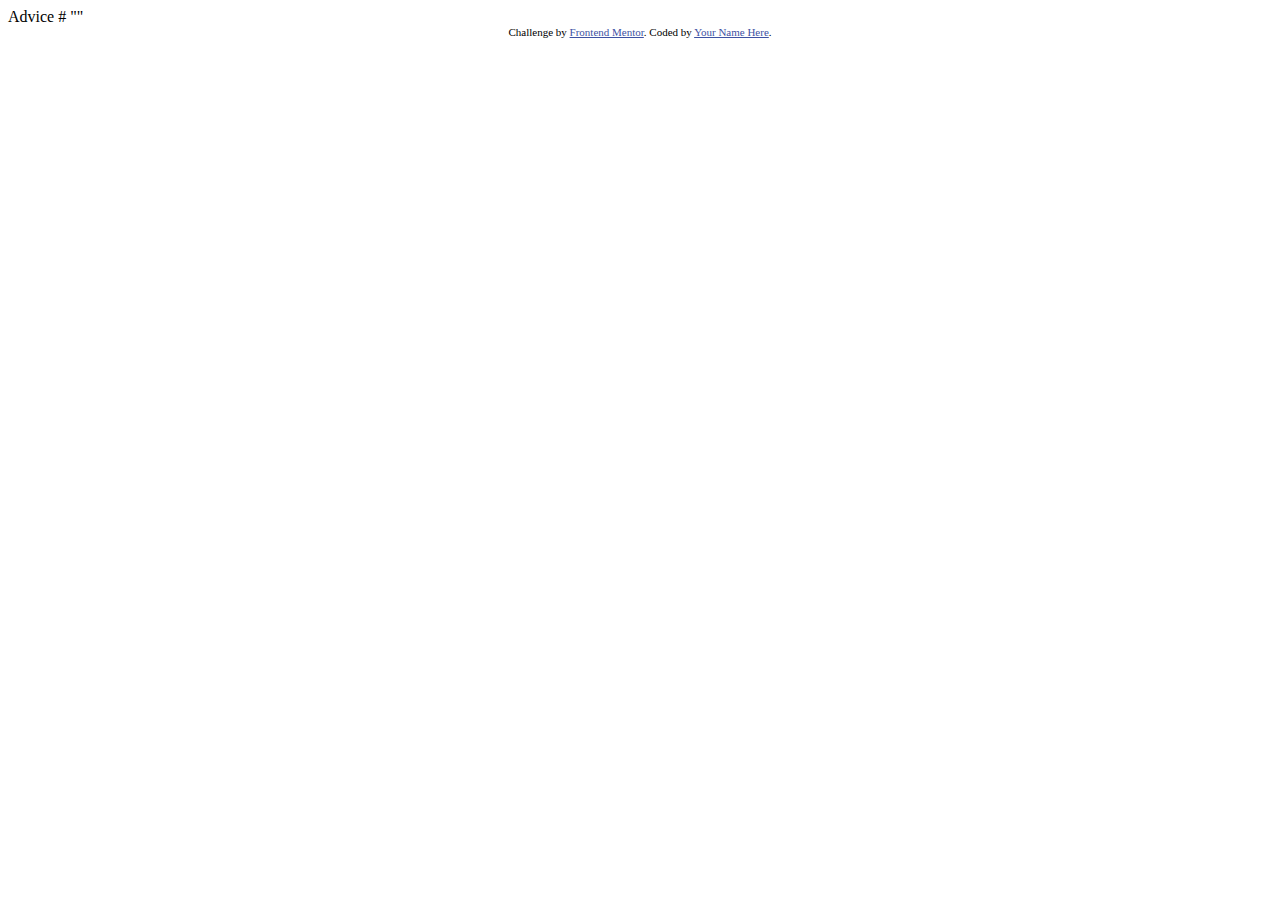
<file: advice-generator-app-main/index.html>
<!DOCTYPE html>
<html lang="en">
<head>
  <meta charset="UTF-8">
  <meta name="viewport" content="width=device-width, initial-scale=1.0"> <!-- displays site properly based on user's device -->

  <link rel="icon" type="image/png" sizes="32x32" href="./images/favicon-32x32.png">
  
  <title>Frontend Mentor | Advice generator app</title>

  <!-- Feel free to remove these styles or customise in your own stylesheet 👍 -->
  <style>
    .attribution { font-size: 11px; text-align: center; }
    .attribution a { color: hsl(228, 45%, 44%); }
  </style>
</head>
<body>

  Advice #<!-- Advice ID goes here -->

  "<!-- Advice text goes here -->"
  
  <div class="attribution">
    Challenge by <a href="https://www.frontendmentor.io?ref=challenge" target="_blank">Frontend Mentor</a>. 
    Coded by <a href="#">Your Name Here</a>.
  </div>
</body>
</html>
</file>
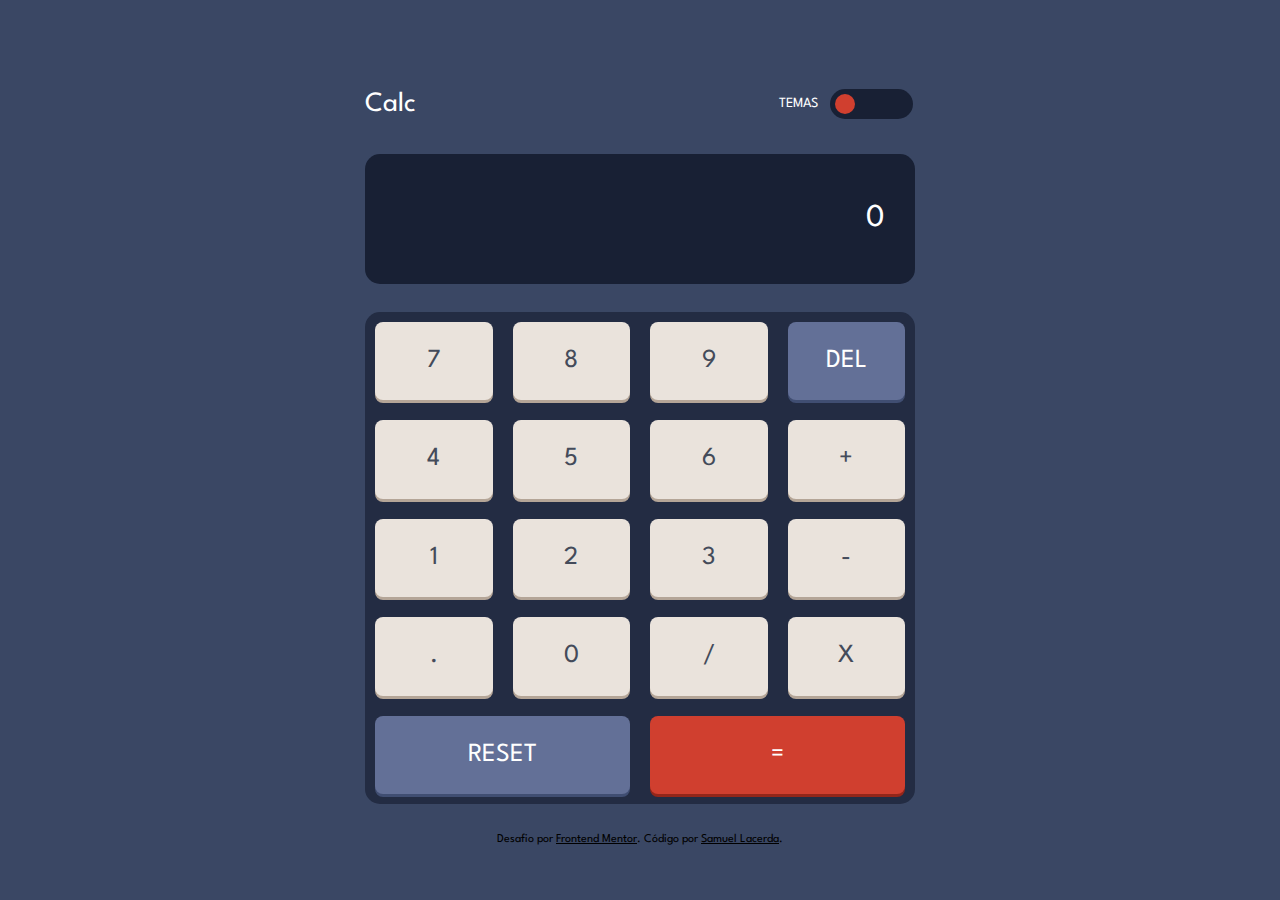
<file: calculator-app-main/index.html>
<!DOCTYPE html>
<html lang="pt-br">
<head>
  <meta charset="UTF-8">
  <meta name="viewport" content="width=device-width, initial-scale=1.0">

  <link rel="icon" type="image/png" sizes="32x32" href="./images/favicon-32x32.png">
  <link rel="stylesheet" href="styles/reset.css">
  <link rel="stylesheet" href="styles/style.css">
  
  <title>Calculadora</title>

</head>
<body>

  <header>
    <h1 class="calc">Calc</h1>

    <section>  

      <div class="temas">
        <h2>TEMAS</h2>
      <!--<p>1</p>
        <p>2</p>
        <p>3</p> -->
        <input type="range" name="tema" id="input-tema" max="2" min="1" value="1">
      </div>

    </section>

  </header>

  <section class="calculadora">

    <section class="calculadora__tela">
      <div class="tela"></div>
    </section>

    <ul class="calculadora__teclas">
      <li class="tecla" value="7">7</li>
      <li class="tecla" value="8">8</li>
      <li class="tecla" value="9">9</li>
      <li class="tecla tecla__del" value="10">DEL</li>
      <li class="tecla" value="4">4</li>
      <li class="tecla" value="5">5</li>
      <li class="tecla" value="6">6</li>
      <li class="tecla" value="11" data-name="soma">+</li>
      <li class="tecla" value="1">1</li>
      <li class="tecla" value="2">2</li>
      <li class="tecla" value="3">3</li>
      <li class="tecla" value="12" data-name="subtrai">-</li>
      <li class="tecla" value="13">.</li>
      <li class="tecla" value="0">0</li>
      <li class="tecla" value="17" data-name="divide">/</li>
      <li class="tecla" value="14" data-name="multiplica">X</li>
      <li class="tecla tecla__reset" value="15">RESET</li>
      <li class="tecla tecla__igual" value="16">=</li>
    </ul>

  </section>
  
  <div class="attribution">
    Desafio por <a href="https://www.frontendmentor.io?ref=challenge" target="_blank">Frontend Mentor</a>. 
    Código por <a href="https://github.com/Samuel-Lacerda" target="_blank">Samuel Lacerda</a>.
  </div>
  <script src="js/script.js"></script>
  <script src="js/mudaTema.js"></script>
</body>
</html>
</file>
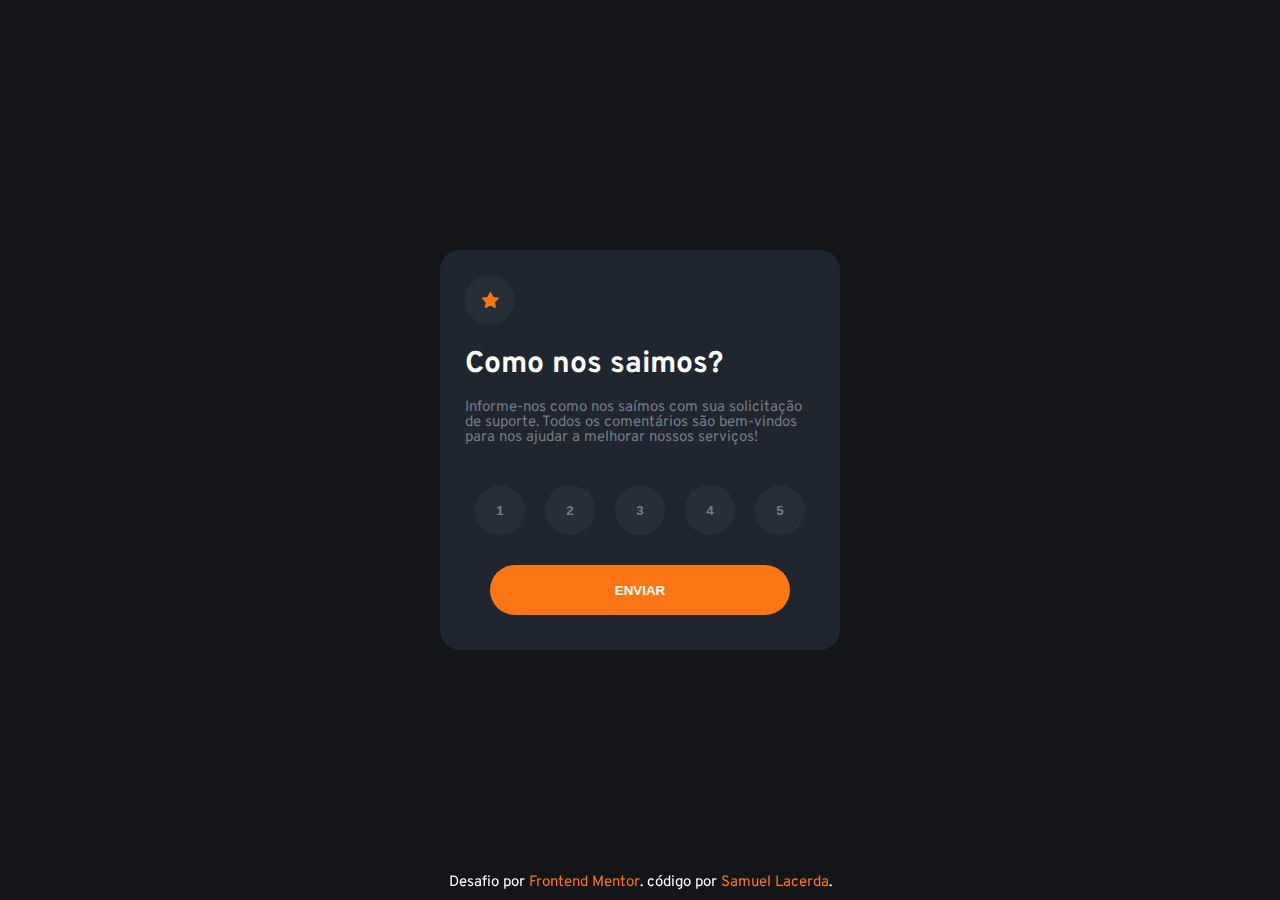
<file: interactive-rating-component-main/index.html>
<!DOCTYPE html>
<html lang="pt-br">
<head>
  <meta charset="UTF-8">
  <meta name="viewport" content="width=device-width, initial-scale=1.0"> 
  <link rel="icon" type="image/png" sizes="32x32" href="./images/favicon-32x32.png">
  
  <title>Frontend Mentor | Componente Interativo de Votação</title>

  <link rel="stylesheet" href="styles/reset.css">
  <link rel="stylesheet" href="styles/styles.css">
</head>
<body>

  <!-- Rating state start -->

  <div class="container">

    <div class="tela-selecao">
      <div class="icon-star"><img src="images/icon-star.svg" alt="Icone estrela"></div>
      <h1>Como nos saimos?</h1>
      <p>Informe-nos como nos saímos com sua solicitação de suporte. Todos os comentários são bem-vindos para nos ajudar a melhorar nossos serviços!</p>
      <ul>
        <li>
          <button onclick="botaoSelecionado(1)">1</button>
        </li>
        <li>
          <button onclick="botaoSelecionado(2)">2</button>
        </li>
        <li>
          <button onclick="botaoSelecionado(3)">3</button>
        </li> 
        <li>
          <button onclick="botaoSelecionado(4)">4</button>
        </li> 
        <li>
          <button onclick="botaoSelecionado(5)">5</button>
        </li>
      </ul>
      <input type="submit" value="Enviar" class="btn" onclick="btnEnviar()">
    </div>
  

  <!-- Rating state end -->

  <!-- Thank you state start -->

  <div class="tela-agradecimento">

    <img src="images/illustration-thank-you.svg" alt="Icone celular">

    <p class="resultado">Você selecionou ‎<span class="num-escolhido"></span>‎ de 5</p>
    
    <h1>Obrigado!</h1>
    
    <p class="agradecimento">Agradecemos por dedicar seu tempo para avaliar. Se precisar de mais suporte, não hesite em entrar em contato!</p>
  </div>

  <!-- Thank you state end -->
  </div>
  
  <footer class="attribution">
    Desafio por <a href="https://www.frontendmentor.io?ref=challenge" target="_blank">Frontend Mentor</a>. 
    código por <a href="https://github.com/Samuel-Lacerda" target="_blank">Samuel Lacerda</a>.
  </footer>

  <script src="script/script.js"></script>
</body>
</html>
</file>
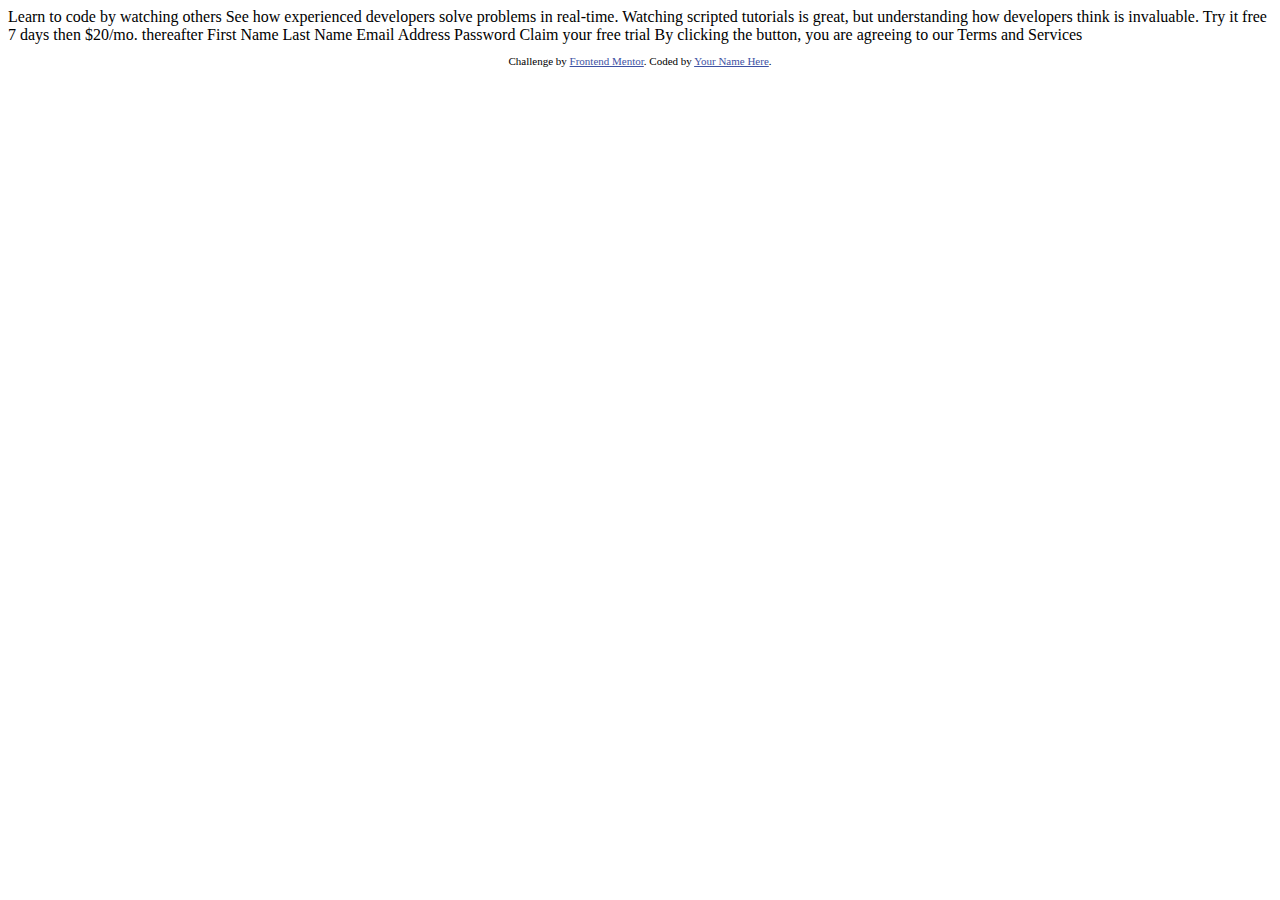
<file: intro-component-with-signup-form-master/index.html>
<!DOCTYPE html>
<html lang="en">
<head>
  <meta charset="UTF-8">
  <meta name="viewport" content="width=device-width, initial-scale=1.0"> <!-- displays site properly based on user's device -->

  <link rel="icon" type="image/png" sizes="32x32" href="./images/favicon-32x32.png">
  
  <title>Frontend Mentor | Intro component with sign up form</title>

  <!-- Feel free to remove these styles or customise in your own stylesheet 👍 -->
  <style>
    .attribution { font-size: 11px; text-align: center; }
    .attribution a { color: hsl(228, 45%, 44%); }
  </style>
</head>
<body>

  Learn to code by watching others

  See how experienced developers solve problems in real-time. Watching scripted tutorials is great, 
  but understanding how developers think is invaluable. 

  Try it free 7 days then $20/mo. thereafter

  First Name 
  Last Name 
  Email Address
  Password

  Claim your free trial 

  By clicking the button, you are agreeing to our Terms and Services
  
  <footer>
    <p class="attribution">
      Challenge by <a href="https://www.frontendmentor.io?ref=challenge" target="_blank">Frontend Mentor</a>. 
      Coded by <a href="#">Your Name Here</a>.
    </p>
  </footer>
</body>
</html>
</file>
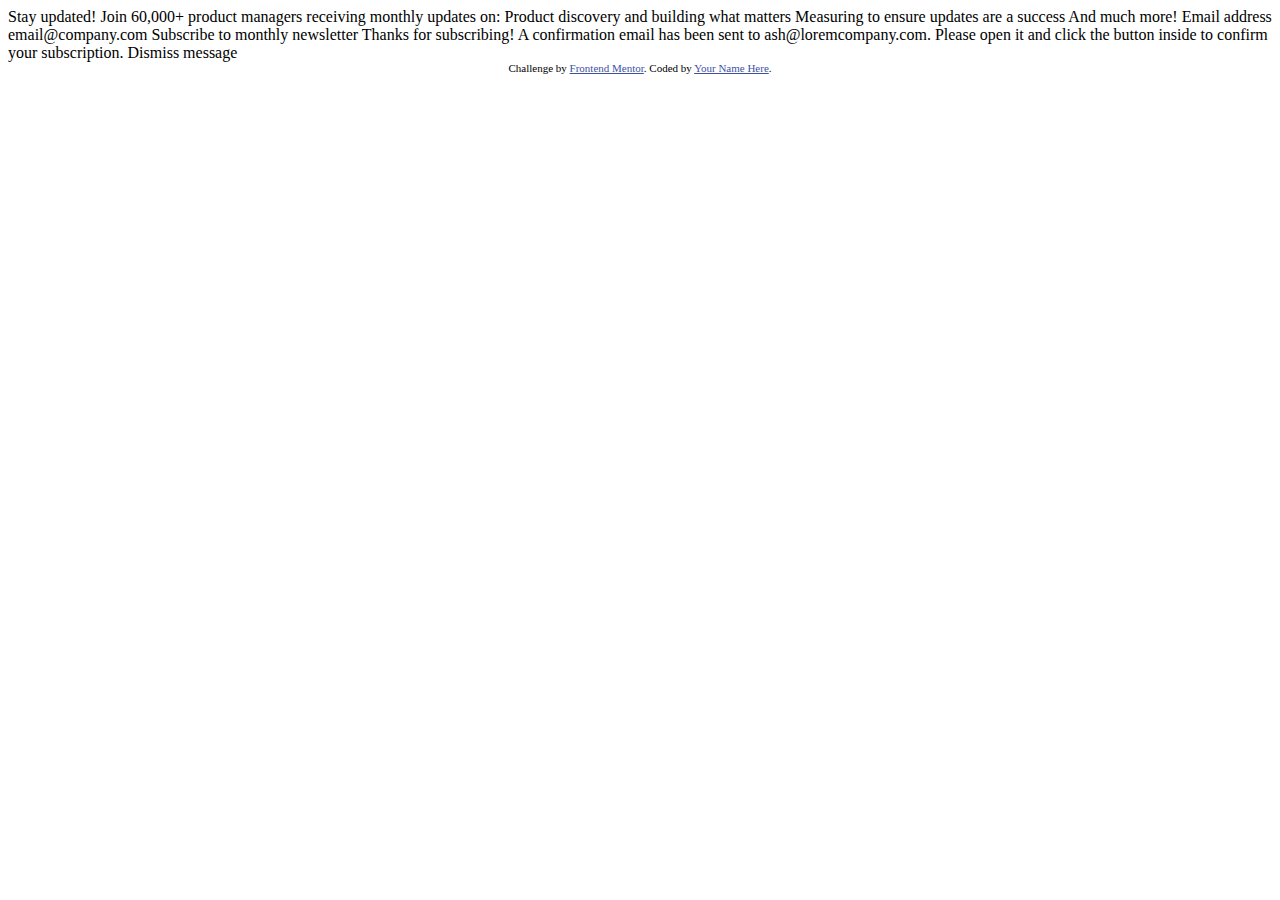
<file: newsletter-sign-up-with-success-message-main/index.html>
<!DOCTYPE html>
<html lang="en">
<head>
  <meta charset="UTF-8">
  <meta name="viewport" content="width=device-width, initial-scale=1.0"> <!-- displays site properly based on user's device -->

  <link rel="icon" type="image/png" sizes="32x32" href="./assets/images/favicon-32x32.png">
  
  <title>Frontend Mentor | Newsletter sign-up form with success message</title>

  <!-- Feel free to remove these styles or customise in your own stylesheet 👍 -->
  <style>
    .attribution { font-size: 11px; text-align: center; }
    .attribution a { color: hsl(228, 45%, 44%); }
  </style>
</head>
<body>

  <!-- Sign-up form start -->

  Stay updated!

  Join 60,000+ product managers receiving monthly updates on:

  Product discovery and building what matters
  Measuring to ensure updates are a success
  And much more!

  Email address
  email@company.com

  Subscribe to monthly newsletter

  <!-- Sign-up form end -->

  <!-- Success message start -->

  Thanks for subscribing!

  A confirmation email has been sent to ash@loremcompany.com. 
  Please open it and click the button inside to confirm your subscription.

  Dismiss message

  <!-- Success message end -->
  
  <div class="attribution">
    Challenge by <a href="https://www.frontendmentor.io?ref=challenge" target="_blank">Frontend Mentor</a>. 
    Coded by <a href="#">Your Name Here</a>.
  </div>
</body>
</html>
</file>
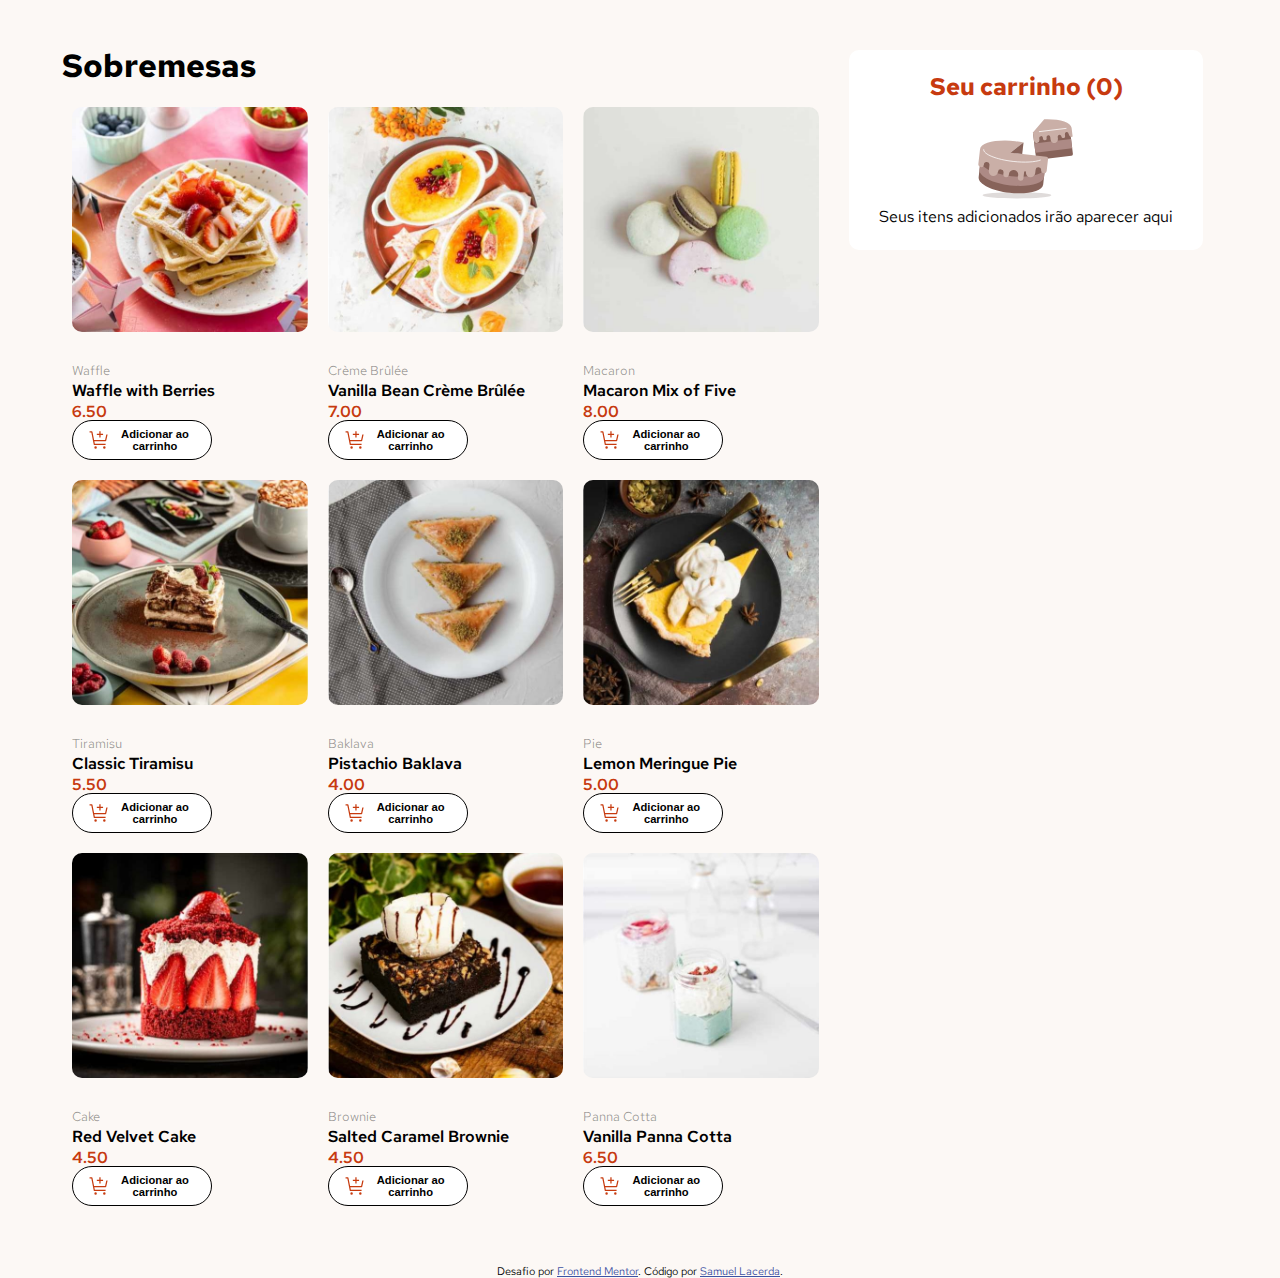
<file: product-list-with-cart-main/index.html>
<!DOCTYPE html>
<html lang="pt-br">

<head>
  <meta charset="UTF-8">
  <meta name="viewport" content="width=device-width, initial-scale=1.0">
  <!-- displays site properly based on user's device -->

  <link rel="icon" type="image/png" sizes="32x32" href="./assets/images/favicon-32x32.png">

  <title>Frontend Mentor | Product list with cart</title>
  <link rel="stylesheet" href="assets/styles/reset.css">
  <link rel="stylesheet" href="assets/styles/style.css">
</head>

<body>

  <div class="container">

    <section class="tela">

      <h1 class="description__menu">Sobremesas</h1>

      <ul class="menu">
        <li class="menu__item">
          <h2 class="menu__item__name">Waffle</h2>
          <h1 class="menu__item__description">Waffle with Berries</h1>
          <p class="menu__item__price">6.50</p>
          <button class="button__add__cart">Adicionar ao carrinho</button>
        </li>

        <li class="menu__item">
          <h2 class="menu__item__name">Crème Brûlée</h2>
          <h1 class="menu__item__description">Vanilla Bean Crème Brûlée</h1>
          <p class="menu__item__price">7.00</p>
          <button class="button__add__cart">Adicionar ao carrinho</button>
        </li>

        <li class="menu__item">
          <h2 class="menu__item__name">Macaron</h2>
          <h2 class="menu__item__description">Macaron Mix of Five</h2>
          <p class="menu__item__price">8.00</p>
          <button class="button__add__cart">Adicionar ao carrinho</button>
        </li>

        <li class="menu__item">
          <h2 class="menu__item__name">Tiramisu</h2>
          <h1 class="menu__item__description">Classic Tiramisu</h1>
          <p class="menu__item__price">5.50</p>
          <button class="button__add__cart">Adicionar ao carrinho</button>
        </li>

        <li class="menu__item">
          <h2 class="menu__item__name">Baklava</h2>
          <h1 class="menu__item__description">Pistachio Baklava</h1>
          <p class="menu__item__price">4.00</p>
          <button class="button__add__cart">Adicionar ao carrinho</button>
        </li>

        <li class="menu__item">
          <h2 class="menu__item__name">Pie</h2>
          <h1 class="menu__item__description">Lemon Meringue Pie</h1>
          <p class="menu__item__price">5.00</p>
          <button class="button__add__cart">Adicionar ao carrinho</button>
        </li>

        <li class="menu__item">
          <h2 class="menu__item__name">Cake</h2>
          <h1 class="menu__item__description">Red Velvet Cake</h1>
          <p class="menu__item__price">4.50</p>
          <button class="button__add__cart">Adicionar ao carrinho</button>
        </li>

        <li class="menu__item">
          <h2 class="menu__item__name">Brownie</h2>
          <h1 class="menu__item__description">Salted Caramel Brownie</h1>
          <p class="menu__item__price">4.50</p>
          <button class="button__add__cart">Adicionar ao carrinho</button>
        </li>

        <li class="menu__item">
          <h2 class="menu__item__name">Panna Cotta</h2>
          <h1 class="menu__item__description">Vanilla Panna Cotta</h1>
          <p class="menu__item__price">6.50</p>
          <button class="button__add__cart">Adicionar ao carrinho</button>
        </li>

      </ul>
      
    </section>

    <section class="cart">
      <div class="title-cart">Seu carrinho (<span class="cart__num">0</span>)</div>
      <div class="cart-empyt">Seus itens adicionados irão aparecer aqui</div>
    </section>

  </div>

  <div class="attribution">
    Desafio por <a href="https://www.frontendmentor.io?ref=challenge">Frontend Mentor</a>.
    Código por <a href="https://github.com/Samuel-Lacerda" target="_blank">Samuel Lacerda</a>.
  </div>


  <script src="assets/scripts/index.js"></script>
</body>

</html>
</file>
<file: calculator-app-main/styles/style.css>
@charset "UTF-8";
@import url('https://fonts.googleapis.com/css2?family=League+Spartan:wght@700&display=swap');


:root{
    /* ----- Tema 01 -------*/
    /*Background*/
    
    --main-background-01: hsl(222, 26%, 31%);
    --keypad-background-01: hsl(223, 31%, 20%);
    --screen-background-01: hsl(224, 36%, 15%);
    
    /*Teclas*/
    --key-background-blue-01: hsl(225, 21%, 49%);
    --key-shadow-blue-01: hsl(224, 28%, 35%);
    
    --key-background-red-01: hsl(6, 63%, 50%);
    --key-shadow-red-01: hsl(6, 70%, 34%);
    
    --key-background-white-01: hsl(30, 25%, 89%);
    --key-shadow-white-01: hsl(28, 16%, 65%);
    
    /*Texto*/
    
    --dark-grayish-blue-01: hsl(221, 14%, 31%);
    --white-01: hsl(0, 0%, 100%);
    
    
    /* ----- Tema 02 -------*/
    
    /*Background*/
    
    --main-background-02: hsl(0, 0%, 90%);
    --keypad-background-02: hsl(0, 5%, 81%);
    --screen-background-02: hsl(0, 0%, 93%);
    
    /* ----- Tema 03 -------*/

    /*Background*/
    --main-background-03: hsl(268, 75%, 9%);
    --keypad-background-03: hsl(268, 71%, 12%);
    
    /*Teclas*/    
    --key-background-blue-03: hsl(281, 89%, 26%);
    --key-shadow-blue-03: hsl(285, 91%, 52%);
    
    --key-background-pure-cyan-03: hsl(176, 100%, 44%);
    --key-background-soft-cyan-03: hsl(177, 92%, 70%);
    
    --key-background-dark-violet-03:hsl(268, 47%, 21%);
    --key-shadow-dark-violet-03: hsl(290, 70%, 36%);
    
    /*Texto*/
    --light-yellow: hsl(52, 100%, 62%);
    --very-dark-blue: hsl(198, 20%, 13%);
}

body{
    font-family: "League Spartan", sans-serif;
    font-size: 32px;
    width: 100vw;
    height: 100vh;
    display: flex;
    flex-direction: column;
    justify-content: center;
    align-items: center;
    background-color: var(--main-background-01);
}

header{
    color: white;
    display: flex;
    flex-direction: row;
    align-items: center;
    justify-content: space-between;
    width: 550px;
    height: 100px;
}
header > h1{
    font-size: 28px
}


.temas{
    display: flex;
    justify-content: center;
    align-items: center;
}
.temas > h2 {
    margin-right: 10px;
    font-size: 14px;
}

#input-tema{
    height: 20px;
    width: 73px;
    background: none;
    appearance: none;
    color: white;
    background-color: var(--screen-background-01);
    border-radius: 15px;
    padding: 5px;
}

#input-tema::-webkit-slider-thumb{
    -webkit-appearance: none;
    appearance: none;
    width: 20px;
    height: 20px;
    background: var(--key-background-red-01);
    border-radius: 50%;
    cursor: pointer;
}

.calculadora{
    width: 550px;
    height: 650px;
    justify-content: center;
    align-self: center;
}
.calculadora__tela{
    width: 100%;
    height: 20%;
    border-radius: 15px;
    font-size: 32px;
    color: white;
    background-color: var(--screen-background-01);
    display: flex;
    justify-content: end;
    align-items: center;
    margin-bottom: 5%;
}

.tela{
    margin-right: 30px;
}

.calculadora__teclas{
    border-radius: 15px;
    background-color: var(--keypad-background-01);
    display: flex;
    width: 100%;
    flex-wrap: wrap;
    height: 75.8%;
    
}

.tecla{
    color: var(--dark-grayish-blue-01);
    color: var(-dark-grayish-blue-01);
    display: flex;
    justify-content: center;
    align-items: center;
    font-size: 26px;
    background-color: var(--key-background-white-01);
    flex: 1 0 21%;
    margin: 10px 10px 10px 10px;
    border-radius: 8px;
    box-sizing: border-box;
    box-shadow: 0px 3px var(--key-shadow-white-01);

}
.tecla:hover{
    cursor: pointer;
}

.tecla__igual{
    background-color: var(--key-background-red-01);
    color: white;
    box-shadow: 0px 3px var(--key-shadow-red-01);
}

.tecla__reset, .tecla__del{
    background-color: var(--key-background-blue-01);
    color: white;
    box-shadow: 0px 3px var(--key-shadow-blue-01);
}

.attribution { 
margin-top: 30px;
font-size: 12px; 
text-align: center;
}
.attribution a { color: black }
</file>
<file: interactive-rating-component-main/styles/styles.css>
@charset "UTF-8";
@import url('https://fonts.googleapis.com/css2?family=Overpass:wght@400;700&display=swap');

*{
    margin: 0;
    padding: 0;
    box-sizing: border-box;
}

:root{
    --cor-de-fundo: #141519;
    --cor-caixa: #1f2630;
    --cor-item-desselecionado: #262f38;
    --cor-item-selecionado: #7c8898;
    --cor-laranja: #fc7613;
    --cor-fonte-secundaria: #747b85;
}

body{
    background-color: var(--cor-de-fundo);
    display: flex;
    flex-direction: column;
    justify-content: center;
    align-items: center;
    height: 100vh;
    font-family: 'Overpass', sans-serif;
    font-size: 15px;
}


/*Tela de votação*/
.container {
    background-color: var(--cor-caixa);
    width: 400px;
    height: 400px;
    border-radius: 20px;
}

@media only screen and (max-width: 430px) {
    /*Media Querie Tela de Seleção*/
    .container {
        width: 350px;
        height: 370px;
    }

     body .tela-selecao h1{
        margin-bottom: 15px;
    }

    body ul{
        display: flex;
        justify-content: space-around;
        margin-bottom: 20px;
        margin-top: 20px;
    }

    /*Media Querie Tela de Agradecimento*/
    body .tela-agradecimento img{
        margin-top: 0px;
        margin-bottom: 25px;
        width: 200px;
        height: 130px;
    }
  }

.tela-selecao{
    padding: 25px;
    display: flex;
    flex-direction: column;
}

.tela-selecao h1{
    font-size: 2em;
    color: #ffffff;
    margin-bottom: 20px;
    font-weight: 700;
}

.tela-selecao p{
    color: var(--cor-fonte-secundaria);
    font-weight: 400;
}


.btn{
    width: 300px;
    height: 50px;
    border-radius: 30px;
    border: none;
    align-self: center;
    color: #ffffff;
    background-color: var(--cor-laranja);
    text-transform: uppercase;
    font-weight: 700;
    
}

.btn:hover{
    cursor: pointer;
    background-color: #ffffff;
    color: var(--cor-laranja);
}

.icon-star{
    background-color: var(--cor-item-desselecionado);
    width: 50px;
    height: 50px;
    margin-bottom: 25px;
    display: flex;
    align-items: center;
    justify-content: center;
    border-radius: 50%;

}

ul{
    display: flex;
    justify-content: space-around;
    margin-bottom: 30px;
    margin-top: 40px;
}

li button{
    color: var(--cor-fonte-secundaria);
    font-weight: 700;
    border: none;
    display: flex;
    justify-content: center;
    align-items: center;
    height: 50px;
    width: 50px;
    border-radius: 50%;
    background-color: var(--cor-item-desselecionado);
}
li button:hover{
    background-color: var(--cor-item-selecionado);
    color: #ffffff;
    cursor: pointer;
}

.tela-selecao{
    display: flex;
}

/*Tela de agradecimento*/


.tela-agradecimento{
    display: none;
    flex-direction: column;
    align-items: center;
    padding: 25px;
}

.tela-agradecimento img{
    margin-top: 20px;
    margin-bottom: 25px;
    width: 220px;
    height: 150px;
    
}


.resultado{
    background-color: var(--cor-item-desselecionado);
    width: 180px;
    height: 30px;
    color: var(--cor-laranja);
    font-weight: 200;
    margin-bottom: 25px;
    text-align: center;
    display: flex;
    justify-content: center;
    align-items: center;
    border-radius: 30px;
}

.tela-agradecimento h1{
    font-size: 1.8em;
    color: #ffffff;
    margin-bottom: 20px;
    font-weight: 700;
    
}



.agradecimento{
    color: var(--cor-fonte-secundaria);
    font-weight: 400;
    text-align: center;
}

.selecionado{
    background-color: var(--cor-item-selecionado);
        color: #ffffff;
}


/*Rodapé*/

.attribution{
    position: fixed;
    bottom: 0;
    text-align: center;
    width: 100%;
    padding-bottom: 10px;
    color: #ffffff;
}

.attribution a{
    text-decoration: none;
    color: var(--cor-laranja);
}
</file>
<file: product-list-with-cart-main/assets/styles/style.css>
@charset "UTF-8";
@import url('https://fonts.googleapis.com/css2?family=Red+Hat+Text:ital,wght@0,300..700;1,300..700&display=swap');

.attribution { font-size: 11px; text-align: center; }
.attribution a { color: hsl(228, 45%, 44%); }

:root{
    --background-color: #FCF8F5;
    --Red: hsl(14, 86%, 42%);
    --Green: hsl(159, 69%, 38%);
    --Rose-50: hsl(20, 50%, 98%);
    --Rose-100: hsl(13, 31%, 94%);
    --Rose-300: hsl(14, 25%, 72%);
    --Rose-400: hsl(7, 20%, 60%);
    --Rose-500: hsl(12, 20%, 44%);
    --Rose-900: hsl(14, 65%, 9%);
}


body{
    height: 100vh;
    width: 100vw;
    font-family: "Red Hat Text", sans-serif; 
    background-color: var(--background-color);
}

.menu{
    display: flex;
    flex-direction: row;
    flex-wrap: wrap;
    max-width: 100%;
}

.menu__item{
    flex-basis: calc((100% / 3) - 20px);
    max-width: calc((100% / 3) - 20px);
    margin: 10px;
    box-sizing: border-box;
}

.menu__item_image{
    width: 100%;
    height: auto;
    max-width: 250px;
    border-radius: 10px;
    margin-bottom: 30px;
}


.tela{
    width: 65%;
    max-width: 800px;
    margin-right: 20px;
}

.cart{
    display: flex;
    flex-direction: column;
    justify-content: center;
    align-items: center;
    background-color: white;
    height: 200px;
    max-height: auto    ;
    width: 30%;
    margin-right: 15px;
    border-radius: 10px;
    box-sizing: border-box;
}

.cart-empyt{
    text-align: center;
}

.cart > img{
    max-width: 100px;
    height: auto;
}

.container{
    padding: 50px;
    display: flex;
    justify-content: center;
}

.menu__item__name{
    color: rgba(0, 0, 0, 0.397);
    font-weight: 400;
    font-size: 0.8em;
    margin-bottom: 5px;
}

.menu__item__description{
    font-weight: 600;
    margin-bottom: 5px;
    font-size: 16px;
}

.menu__item__price{
    color: var(--Red);
    font-weight: 600;
}

.description__menu{
    font-weight: 700;
    font-size: 2em;
    margin-bottom: 15px;
}

.btn-increment{
    margin-left: 40px;
}

.btn-decrement{
    margin-right: 40px;
}

.button__add__cart{
    display: flex;
    justify-content: center;
    align-items: center;
    font-weight: 600;
    font-size: 0.7em;
    width: 140px;
    height: 40px;
    border: 1px solid black;
    background-color: white;
    border-radius:20px;

}

.button__add__cart:hover{
    cursor: pointer;
    border: 1px solid var(--Red);
    color: var(--Red);
}

.title-cart{
    margin-bottom: 10px;
    font-weight: 700;
    font-size: 1.5em;
    color: var(--Red);
}

.cart-icon{
    padding: 10px;
    margin-right: -15px;
}
</file>
